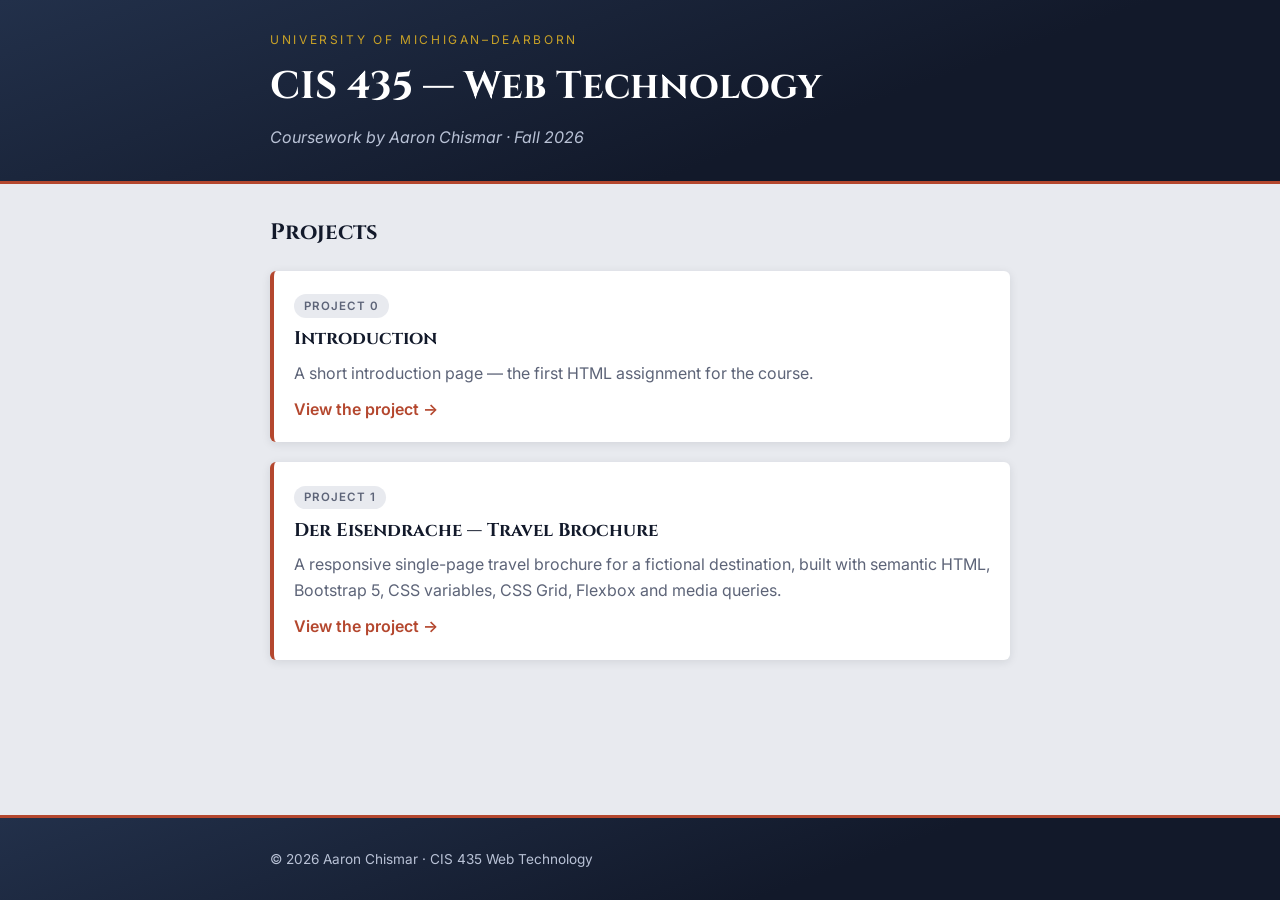
<file: index.html>
<!DOCTYPE html>
<html lang="en">
<head>
  <meta charset="UTF-8">
  <meta name="viewport" content="width=device-width, initial-scale=1.0">
  <meta name="description" content="CIS 435 Web Technology coursework by Aaron Chismar, University of Michigan-Dearborn.">
  <title>CIS 435 &mdash; Web Technology</title>
  <link rel="preconnect" href="https://fonts.googleapis.com">
  <link rel="preconnect" href="https://fonts.gstatic.com" crossorigin>
  <link rel="stylesheet" href="https://fonts.googleapis.com/css2?family=Cinzel:wght@500;700&family=Inter:wght@400;600&display=swap">
  <style>
    :root {
      --primary-color: #12192a;
      --primary-light: #22304a;
      --secondary-color: #e8eaef;
      --text-color: #1d2233;
      --accent-color: #b4472e;
      --accent-hover: #8e3320;
      --muted-color: #5d6478;
      --surface-color: #ffffff;
      --gold: #c9a227;
      --spacing: 1.25rem;
      --radius: 6px;
      --max-width: 780px;
      --transition: 0.22s ease;
      --font-display: "Cinzel", Georgia, serif;
      --font-body: "Inter", system-ui, -apple-system, "Segoe UI", Arial, sans-serif;
    }

    body {
      display: grid;
      grid-template-columns: minmax(0, 1fr);
      grid-template-rows: auto 1fr auto;
      min-height: 100vh;
      margin: 0;
      font-family: var(--font-body);
      line-height: 1.65;
      color: var(--text-color);
      background-color: var(--secondary-color);
    }

    header, footer {
      background-color: var(--primary-color);
      background-image: linear-gradient(160deg, var(--primary-light), var(--primary-color) 65%);
      color: var(--secondary-color);
    }

    header { border-bottom: 3px solid var(--accent-color); }
    footer { border-top: 3px solid var(--accent-color); }

    .wrap {
      width: 100%;
      max-width: var(--max-width);
      margin: 0 auto;
      padding: calc(var(--spacing) * 1.5) var(--spacing);
      box-sizing: border-box;
    }

    .eyebrow {
      margin: 0 0 0.35rem;
      font-size: 0.75rem;
      letter-spacing: 0.22em;
      text-transform: uppercase;
      color: var(--gold);
    }

    h1 {
      margin: 0;
      font-family: var(--font-display);
      font-size: 2.1rem;
      color: #ffffff;
    }

    .tagline {
      margin: 0.35rem 0 0;
      color: #b9c2d6;
      font-style: italic;
    }

    main { padding-block: calc(var(--spacing) * 1.5); }

    h2 {
      font-family: var(--font-display);
      font-size: 1.4rem;
      color: var(--primary-color);
      margin: 0 0 var(--spacing);
    }

    .project-list {
      list-style: none;
      margin: 0;
      padding: 0;
      display: grid;
      gap: var(--spacing);
    }

    .project-card {
      display: block;
      background-color: var(--surface-color);
      border-left: 4px solid var(--accent-color);
      border-radius: var(--radius);
      padding: var(--spacing);
      text-decoration: none;
      color: inherit;
      box-shadow: 0 2px 10px rgba(18, 25, 42, 0.10);
      transition: transform var(--transition), box-shadow var(--transition);
    }

    .project-card:hover,
    .project-card:focus-visible {
      transform: translateY(-4px);
      box-shadow: 0 10px 24px rgba(18, 25, 42, 0.18);
    }

    .project-card h3 {
      font-family: var(--font-display);
      font-size: 1.15rem;
      margin: 0 0 0.3rem;
      color: var(--primary-color);
    }

    .project-card p {
      margin: 0 0 0.6rem;
      color: var(--muted-color);
    }

    .project-num {
      display: inline-block;
      margin-bottom: 0.4rem;
      padding: 0.15rem 0.6rem;
      border-radius: 999px;
      background-color: var(--secondary-color);
      font-size: 0.72rem;
      font-weight: 600;
      letter-spacing: 0.1em;
      text-transform: uppercase;
      color: var(--muted-color);
    }

    .cta {
      font-weight: 600;
      color: var(--accent-color);
    }

    .project-card:hover .cta { color: var(--accent-hover); }

    footer p { margin: 0; font-size: 0.85rem; color: #b9c2d6; }

    @media (min-width: 769px) {
      h1 { font-size: 2.4rem; }
      main { padding-block: calc(var(--spacing) * 2.5); }
    }
  </style>
</head>
<body>

  <header>
    <div class="wrap">
      <p class="eyebrow">University of Michigan&ndash;Dearborn</p>
      <h1>CIS 435 &mdash; Web Technology</h1>
      <p class="tagline">Coursework by Aaron Chismar &middot; Fall 2026</p>
    </div>
  </header>

  <main class="wrap">
    <h2>Projects</h2>
    <ul class="project-list">
      <li>
        <a class="project-card" href="Project0.html">
          <span class="project-num">Project 0</span>
          <h3>Introduction</h3>
          <p>A short introduction page &mdash; the first HTML assignment for the course.</p>
          <span class="cta">View the project &rarr;</span>
        </a>
      </li>
      <li>
        <a class="project-card" href="Project1/index.html">
          <span class="project-num">Project 1</span>
          <h3>Der Eisendrache &mdash; Travel Brochure</h3>
          <p>
            A responsive single-page travel brochure for a fictional destination, built with
            semantic HTML, Bootstrap 5, CSS variables, CSS Grid, Flexbox and media queries.
          </p>
          <span class="cta">View the project &rarr;</span>
        </a>
      </li>
    </ul>
  </main>

  <footer>
    <div class="wrap">
      <p>&copy; 2026 Aaron Chismar &middot; CIS 435 Web Technology</p>
    </div>
  </footer>

</body>
</html>
</file>
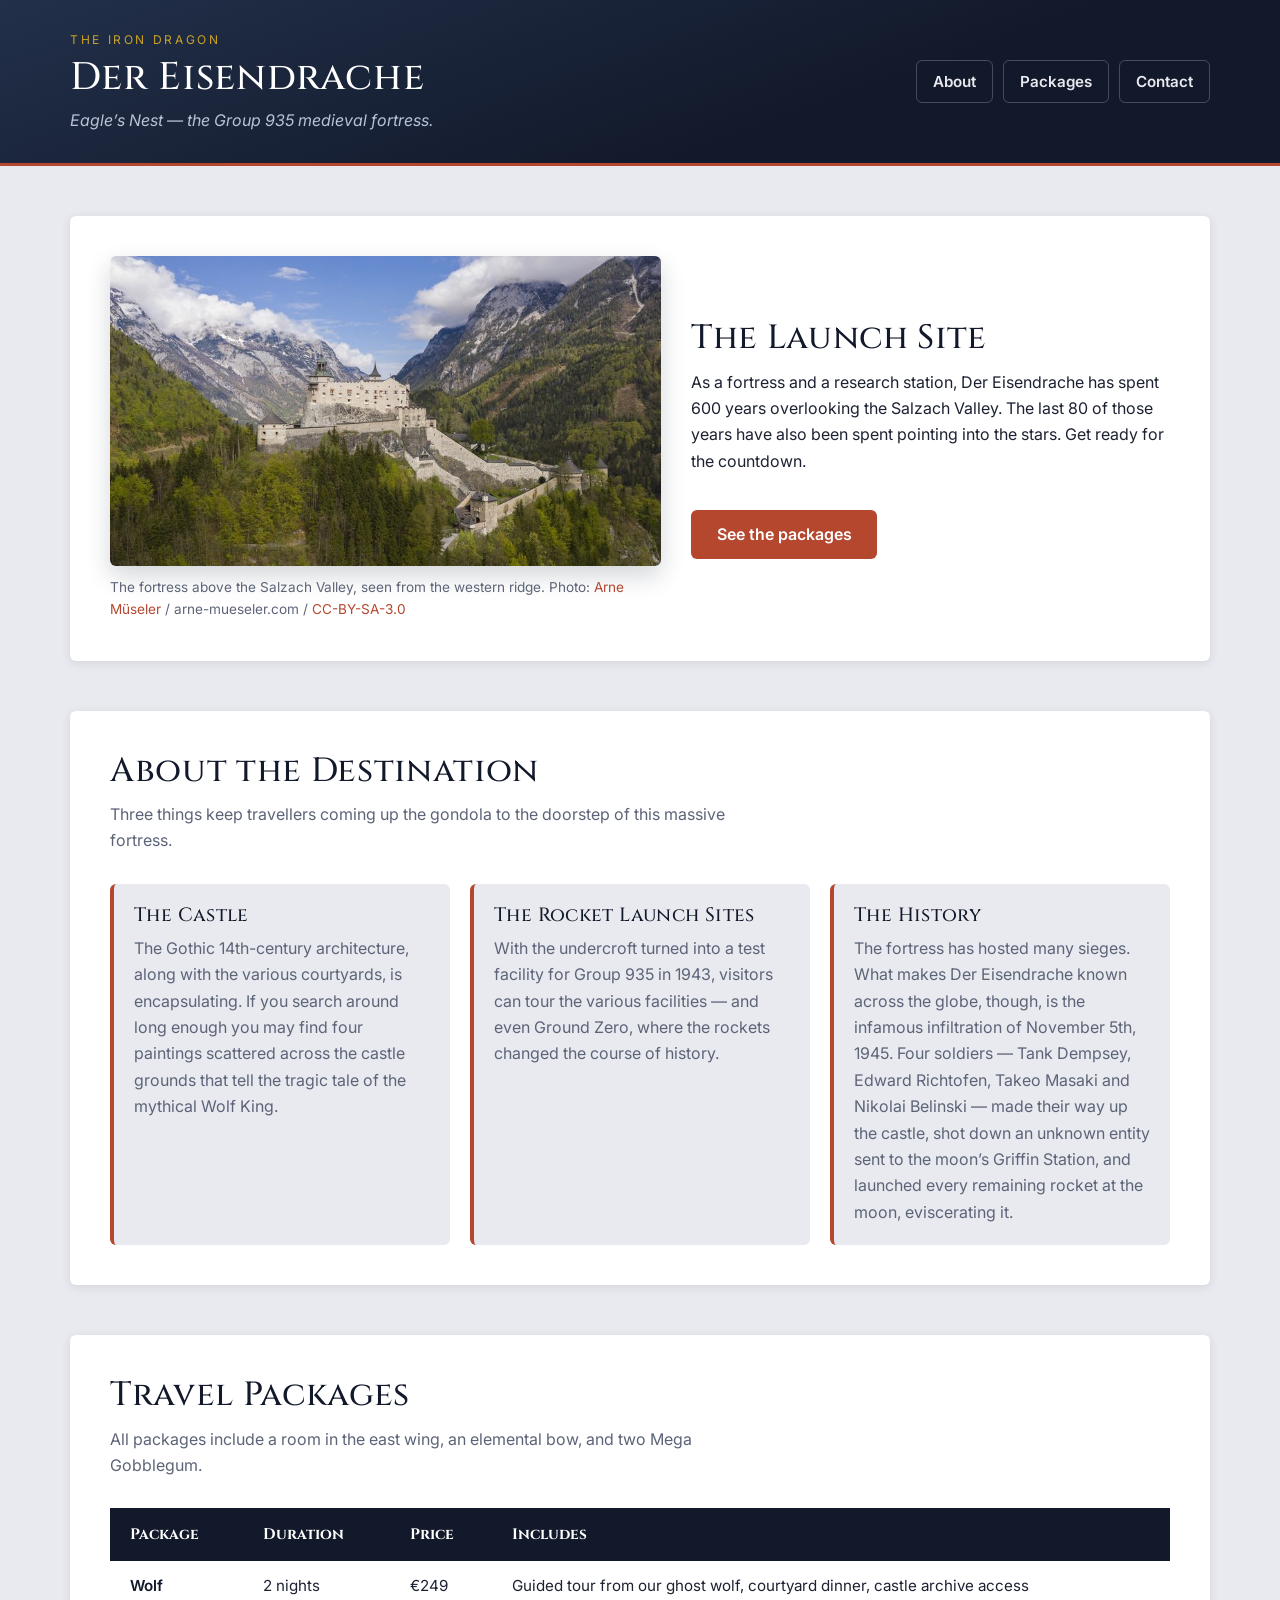
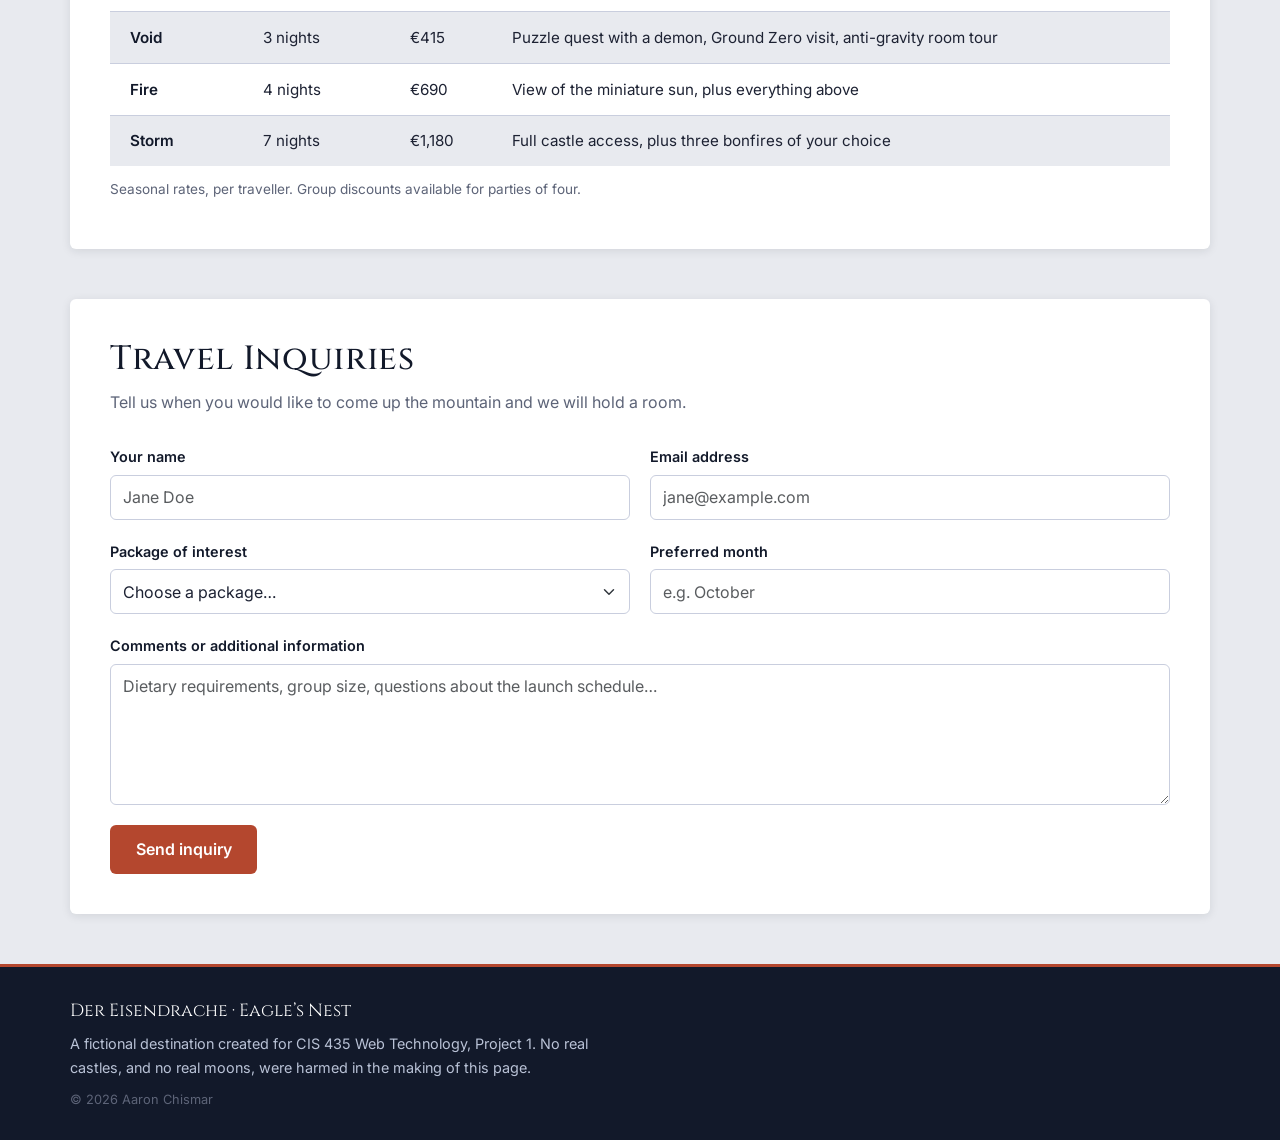
<file: Project1/index.html>
<!DOCTYPE html>
<html lang="en">
<head>
  <meta charset="UTF-8">
  <meta name="viewport" content="width=device-width, initial-scale=1.0">
  <meta name="description" content="Travel brochure for Der Eisendrache — the Group 935 fortress at Eagle's Nest.">
  <title>Der Eisendrache &mdash; Travel Brochure</title>

  <link rel="stylesheet" href="css/vendor/bootstrap.min.css">
  <link rel="preconnect" href="https://fonts.googleapis.com">
  <link rel="preconnect" href="https://fonts.gstatic.com" crossorigin>
  <link rel="stylesheet" href="https://fonts.googleapis.com/css2?family=Cinzel:wght@500;700&family=Inter:wght@400;600&display=swap">
  <link rel="stylesheet" href="css/style.css">
</head>

<body>

  <header id="site-header">
    <div class="header-inner">
      <div class="brand">
        <p class="eyebrow">The Iron Dragon</p>
        <h1>Der Eisendrache</h1>
        <p class="tagline">Eagle&rsquo;s Nest &mdash; the Group 935 medieval fortress.</p>
      </div>

      <nav id="main-nav" aria-label="Main navigation">
        <ul class="nav-list">
          <li><a href="#about">About</a></li>
          <li><a href="#packages">Packages</a></li>
          <li><a href="#contact">Contact</a></li>
        </ul>
      </nav>
    </div>
  </header>

  <main id="site-main">

    <section class="hero" aria-labelledby="hero-heading">
      <figure class="hero-figure">
        <img src="img/hohenwerfen-1600.jpg"
             srcset="img/hohenwerfen-800.jpg 800w,
                     img/hohenwerfen-1200.jpg 1200w,
                     img/hohenwerfen-1600.jpg 1600w,
                     img/hohenwerfen-2400.jpg 2400w"
             sizes="(min-width: 1024px) 620px, (min-width: 769px) 680px, calc(100vw - 2rem)"
             alt="The fortress of Der Eisendrache on its wooded spur, with snow-capped peaks rising behind it"
             class="hero-img" width="1600" height="899" loading="eager" decoding="async">
        <figcaption>
          The fortress above the Salzach Valley, seen from the western ridge.
          Photo: <a href="https://arne-mueseler.com" rel="noopener">Arne M&uuml;seler</a> /
          arne-mueseler.com /
          <a href="https://creativecommons.org/licenses/by-sa/3.0/" rel="license noopener">CC-BY-SA-3.0</a>
        </figcaption>
      </figure>

      <div class="hero-copy">
        <h2 id="hero-heading">The Launch Site</h2>
        <p>
          As a fortress and a research station, Der Eisendrache has spent 600 years
          overlooking the Salzach Valley. The last 80 of those years have also been spent
          pointing into the stars. Get ready for the countdown.
        </p>
        <a href="#packages" class="btn-primary-custom">See the packages</a>
      </div>
    </section>

    <section id="about" aria-labelledby="about-heading">
      <h2 id="about-heading">About the Destination</h2>
      <p class="section-lead">
        Three things keep travellers coming up the gondola to the doorstep of this massive fortress.
      </p>

      <div class="card-grid">
        <article class="info-card">
          <h3>The Castle</h3>
          <p>
            The Gothic 14th-century architecture, along with the various courtyards, is
            encapsulating. If you search around long enough you may find four paintings
            scattered across the castle grounds that tell the tragic tale of the mythical
            Wolf King.
          </p>
        </article>

        <article class="info-card">
          <h3>The Rocket Launch Sites</h3>
          <p>
            With the undercroft turned into a test facility for Group 935 in 1943, visitors
            can tour the various facilities &mdash; and even Ground Zero, where the rockets
            changed the course of history.
          </p>
        </article>

        <article class="info-card">
          <h3>The History</h3>
          <p>
            The fortress has hosted many sieges. What makes Der Eisendrache known across the
            globe, though, is the infamous infiltration of November 5th, 1945. Four soldiers
            &mdash; Tank Dempsey, Edward Richtofen, Takeo Masaki and Nikolai Belinski &mdash;
            made their way up the castle, shot down an unknown entity sent to the moon&rsquo;s
            Griffin Station, and launched every remaining rocket at the moon, eviscerating it.
          </p>
        </article>
      </div>
    </section>

    <section id="packages" aria-labelledby="packages-heading">
      <h2 id="packages-heading">Travel Packages</h2>
      <p class="section-lead">
        All packages include a room in the east wing, an elemental bow, and two Mega Gobblegum.
      </p>

      <div class="table-wrap">
        <table class="package-table">
          <caption>Seasonal rates, per traveller. Group discounts available for parties of four.</caption>
          <thead>
            <tr>
              <th scope="col">Package</th>
              <th scope="col">Duration</th>
              <th scope="col">Price</th>
              <th scope="col">Includes</th>
            </tr>
          </thead>
          <tbody>
            <tr>
              <th scope="row">Wolf</th>
              <td>2 nights</td>
              <td>&euro;249</td>
              <td>Guided tour from our ghost wolf, courtyard dinner, castle archive access</td>
            </tr>
            <tr>
              <th scope="row">Void</th>
              <td>3 nights</td>
              <td>&euro;415</td>
              <td>Puzzle quest with a demon, Ground Zero visit, anti-gravity room tour</td>
            </tr>
            <tr>
              <th scope="row">Fire</th>
              <td>4 nights</td>
              <td>&euro;690</td>
              <td>View of the miniature sun, plus everything above</td>
            </tr>
            <tr>
              <th scope="row">Storm</th>
              <td>7 nights</td>
              <td>&euro;1,180</td>
              <td>Full castle access, plus three bonfires of your choice</td>
            </tr>
          </tbody>
        </table>
      </div>
    </section>

    <section id="contact" aria-labelledby="contact-heading">
      <h2 id="contact-heading">Travel Inquiries</h2>
      <p class="section-lead">
        Tell us when you would like to come up the mountain and we will hold a room.
      </p>

      <form id="inquiry-form" class="inquiry-form" action="#" method="post">
        <div class="form-row">
          <div class="form-field">
            <label for="visitor-name">Your name</label>
            <input type="text" id="visitor-name" name="visitor-name"
                   class="form-control" placeholder="Jane Doe" required>
          </div>

          <div class="form-field">
            <label for="visitor-email">Email address</label>
            <input type="email" id="visitor-email" name="visitor-email"
                   class="form-control" placeholder="jane@example.com" required>
          </div>
        </div>

        <div class="form-row">
          <div class="form-field">
            <label for="package-choice">Package of interest</label>
            <select id="package-choice" name="package-choice" class="form-select">
              <option value="" selected>Choose a package&hellip;</option>
              <option value="wolf">Wolf &mdash; 2 nights</option>
              <option value="void">Void &mdash; 3 nights</option>
              <option value="fire">Fire &mdash; 4 nights</option>
              <option value="storm">Storm &mdash; 7 nights</option>
            </select>
          </div>

          <div class="form-field">
            <label for="travel-month">Preferred month</label>
            <input type="text" id="travel-month" name="travel-month"
                   class="form-control" placeholder="e.g. October">
          </div>
        </div>

        <div class="form-row">
          <div class="form-field form-field--full">
            <label for="visitor-comments">Comments or additional information</label>
            <textarea id="visitor-comments" name="visitor-comments" class="form-control"
                      rows="5" placeholder="Dietary requirements, group size, questions about the launch schedule&hellip;"></textarea>
          </div>
        </div>

        <button type="submit" class="btn-primary-custom">Send inquiry</button>
      </form>
    </section>

  </main>

  <footer id="site-footer">
    <div class="footer-inner">
      <p class="footer-brand">Der Eisendrache &middot; Eagle&rsquo;s Nest</p>
      <p class="footer-note">
        A fictional destination created for CIS 435 Web Technology, Project 1.
        No real castles, and no real moons, were harmed in the making of this page.
      </p>
      <p class="footer-legal">&copy; 2026 Aaron Chismar</p>
    </div>
  </footer>

</body>
</html>
</file>
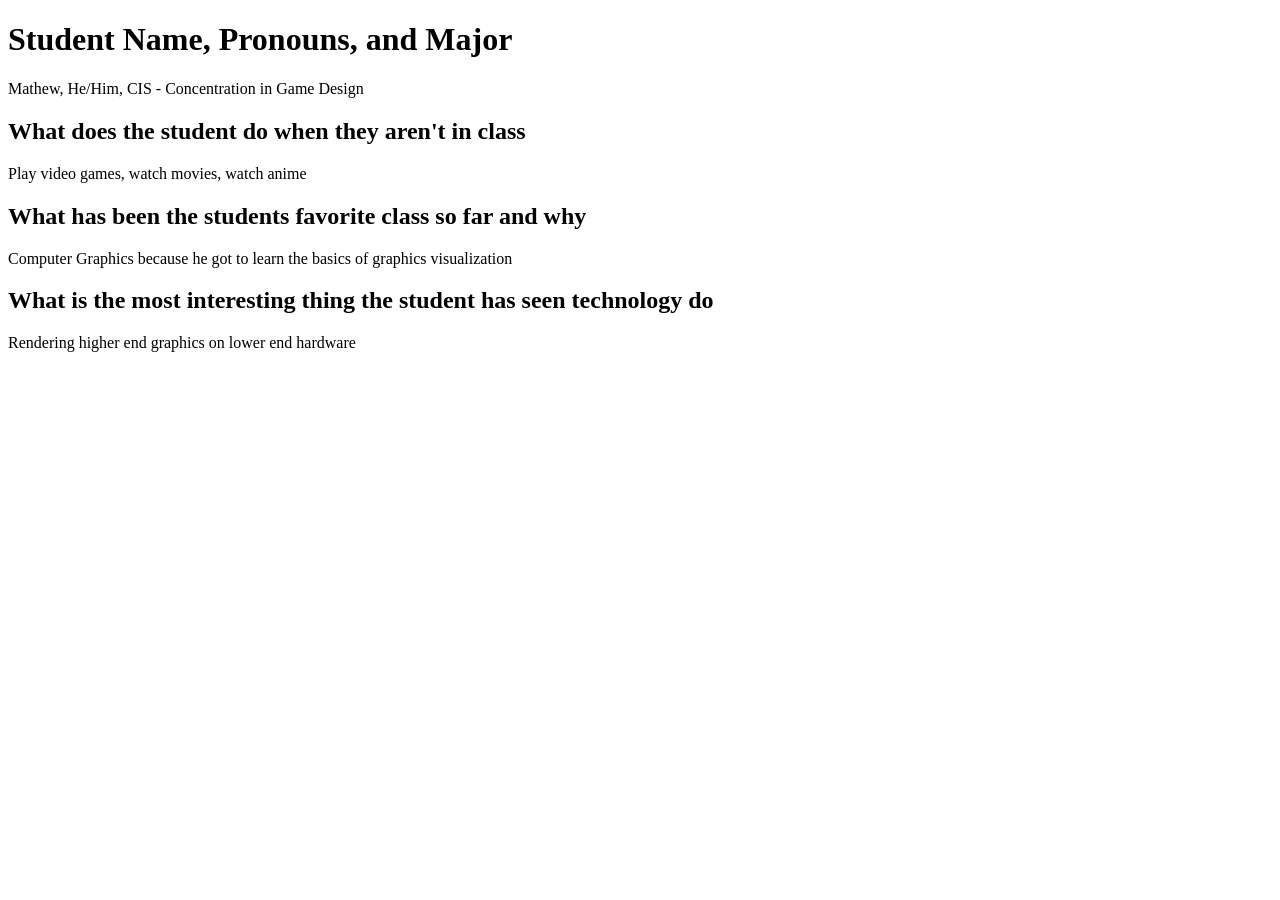
<file: Project0.html>
<!DOCTYPE html>
<html lang="en">
<head>
    <meta charset="UTF-8">
    <title>CIS 435 Project 0 Aaron Chismar</title>
</head>
<body>

<h1>Student Name, Pronouns, and Major</h1>
<p>Mathew, He/Him, CIS - Concentration in Game Design</p>

<h2>What does the student do when they aren't in class</h2>
<p>Play video games, watch movies, watch anime</p>

<h2>What has been the students favorite class so far and why</h2>
<p>Computer Graphics because he got to learn the basics of graphics visualization</p>

<h2>What is the most interesting thing the student has seen technology do</h2>
<p>Rendering higher end graphics on lower end hardware</p>

</body>
</html>
</file>
<file: Project1/css/style.css>
:root {
  --primary-color:   #12192a;
  --secondary-color: #e8eaef;
  --text-color:      #1d2233;
  --accent-color:    #b4472e;
  --spacing:         1.25rem;

  --primary-light:   #22304a;
  --accent-hover:    #8e3320;
  --muted-color:     #5d6478;
  --surface-color:   #ffffff;
  --border-color:    #c9cede;
  --gold:            #c9a227;

  --radius:          6px;
  --shadow:          0 2px 10px rgba(18, 25, 42, 0.10);
  --shadow-lifted:   0 10px 24px rgba(18, 25, 42, 0.18);
  --max-width:       1180px;
  --transition:      0.22s ease;

  --font-display:    "Cinzel", Georgia, "Times New Roman", serif;
  --font-body:       "Inter", system-ui, -apple-system, "Segoe UI", Arial, sans-serif;
}

body {
  font-family: var(--font-body);
  color: var(--text-color);
  background-color: var(--secondary-color);
  line-height: 1.65;
  margin: 0;
}

h1, h2, h3 {
  font-family: var(--font-display);
  letter-spacing: 0.02em;
  line-height: 1.2;
}

h2 {
  font-size: 1.9rem;
  margin-bottom: calc(var(--spacing) * 0.5);
  color: var(--primary-color);
}

h3 {
  font-size: 1.2rem;
  margin-bottom: calc(var(--spacing) * 0.4);
  color: var(--primary-color);
}

a {
  color: var(--accent-color);
  text-decoration: none;
  transition: color var(--transition);
}

a:hover,
a:focus-visible {
  color: var(--accent-hover);
  text-decoration: underline;
}

.section-lead {
  color: var(--muted-color);
  max-width: 62ch;
  margin-bottom: calc(var(--spacing) * 1.5);
}

/* minmax(0, 1fr) rather than 1fr: a grid track's automatic minimum is min-content,
   so the wide packages table would otherwise stretch the page and cause sideways
   scrolling on phones. */
body {
  display: grid;
  grid-template-columns: minmax(0, 1fr);
  grid-template-rows: auto 1fr auto;
  grid-template-areas:
    "header"
    "main"
    "footer";
  min-height: 100vh;
}

#site-header { grid-area: header; }
#site-main   { grid-area: main;   }
#site-footer { grid-area: footer; }

#site-main {
  display: grid;
  grid-template-columns: minmax(0, 1fr);
  row-gap: calc(var(--spacing) * 2.5);
  width: 100%;
  max-width: var(--max-width);
  margin: 0 auto;
  padding: calc(var(--spacing) * 2) var(--spacing);
  box-sizing: border-box;
}

#site-main > section {
  background-color: var(--surface-color);
  border-radius: var(--radius);
  box-shadow: var(--shadow);
  padding: calc(var(--spacing) * 1.5);
  min-width: 0;
}

#site-header {
  background-color: var(--primary-color);
  background-image: linear-gradient(160deg, var(--primary-light), var(--primary-color) 65%);
  color: var(--secondary-color);
  border-bottom: 3px solid var(--accent-color);
}

/* stretch, not flex-start, so the brand and nav stay inside the header on phones */
.header-inner {
  display: flex;
  flex-direction: column;
  gap: var(--spacing);
  align-items: stretch;
  max-width: var(--max-width);
  margin: 0 auto;
  padding: calc(var(--spacing) * 1.5) var(--spacing);
}

.brand {
  min-width: 0;
}

.eyebrow {
  font-size: 0.75rem;
  letter-spacing: 0.22em;
  text-transform: uppercase;
  color: var(--gold);
  margin: 0 0 0.35rem;
}

#site-header h1 {
  font-size: 2.4rem;
  margin: 0;
  color: #ffffff;
}

.tagline {
  margin: 0.35rem 0 0;
  color: #b9c2d6;
  font-style: italic;
}

.nav-list {
  display: flex;
  flex-wrap: wrap;
  gap: calc(var(--spacing) * 0.5);
  list-style: none;
  margin: 0;
  padding: 0;
}

.nav-list a {
  display: block;
  padding: 0.5rem 1rem;
  border: 1px solid rgba(255, 255, 255, 0.22);
  border-radius: var(--radius);
  color: var(--secondary-color);
  font-weight: 600;
  font-size: 0.95rem;
  transition: background-color var(--transition),
              border-color var(--transition),
              color var(--transition);
}

.nav-list a:hover,
.nav-list a:focus-visible {
  background-color: var(--accent-color);
  border-color: var(--accent-color);
  color: #ffffff;
  text-decoration: none;
}

.hero {
  display: grid;
  grid-template-columns: minmax(0, 1fr);
  gap: calc(var(--spacing) * 1.5);
  align-items: center;
}

.hero-figure {
  margin: 0;
}

.hero-img {
  display: block;
  width: 100%;
  max-width: 100%;
  height: auto;
  aspect-ratio: 16 / 9;
  object-fit: cover;
  border-radius: var(--radius);
  box-shadow: var(--shadow-lifted);
}

.hero-figure figcaption {
  margin-top: 0.6rem;
  font-size: 0.85rem;
  color: var(--muted-color);
}

.hero-copy h2 {
  margin-top: 0;
}

.btn-primary-custom {
  display: inline-block;
  margin-top: var(--spacing);
  padding: 0.7rem 1.6rem;
  background-color: var(--accent-color);
  color: #ffffff;
  font-weight: 600;
  border: none;
  border-radius: var(--radius);
  cursor: pointer;
  transition: background-color var(--transition),
              transform var(--transition),
              box-shadow var(--transition);
}

.btn-primary-custom:hover,
.btn-primary-custom:focus-visible {
  background-color: var(--accent-hover);
  color: #ffffff;
  text-decoration: none;
  transform: translateY(-2px);
  box-shadow: var(--shadow-lifted);
}

.btn-primary-custom:active {
  transform: translateY(0);
}

.card-grid {
  display: grid;
  grid-template-columns: minmax(0, 1fr);
  gap: var(--spacing);
}

.info-card {
  background-color: var(--secondary-color);
  border-left: 4px solid var(--accent-color);
  border-radius: var(--radius);
  padding: var(--spacing);
  transition: transform var(--transition), box-shadow var(--transition);
}

.info-card:hover {
  transform: translateY(-4px);
  box-shadow: var(--shadow-lifted);
}

.info-card p {
  margin-bottom: 0;
  color: var(--muted-color);
}

.table-wrap {
  overflow-x: auto;
}

.package-table {
  width: 100%;
  border-collapse: collapse;
  font-size: 0.95rem;
}

.package-table caption {
  caption-side: bottom;
  padding-top: 0.75rem;
  font-size: 0.85rem;
  color: var(--muted-color);
  text-align: left;
}

.package-table thead th {
  background-color: var(--primary-color);
  color: #ffffff;
  font-family: var(--font-display);
  text-align: left;
  padding: 0.85rem var(--spacing);
  white-space: nowrap;
}

.package-table tbody th,
.package-table tbody td {
  padding: 0.8rem var(--spacing);
  border-bottom: 1px solid var(--border-color);
  vertical-align: top;
}

.package-table tbody th {
  text-align: left;
  font-weight: 600;
  color: var(--primary-color);
}

.package-table tbody tr:nth-child(even) {
  background-color: var(--secondary-color);
}

.package-table tbody tr:hover {
  background-color: #f6ece9;
}

.package-table tbody tr:last-child th,
.package-table tbody tr:last-child td {
  border-bottom: none;
}

.inquiry-form {
  display: flex;
  flex-direction: column;
  gap: var(--spacing);
}

.form-row {
  display: flex;
  flex-wrap: wrap;
  gap: var(--spacing);
}

.form-field {
  display: flex;
  flex-direction: column;
  flex: 1 1 260px;
}

.form-field--full {
  flex-basis: 100%;
}

.form-field label {
  font-weight: 600;
  font-size: 0.9rem;
  margin-bottom: 0.35rem;
  color: var(--primary-color);
}

#inquiry-form .form-control,
#inquiry-form .form-select {
  border: 1px solid var(--border-color);
  border-radius: var(--radius);
  padding: 0.6rem 0.75rem;
  font-family: var(--font-body);
  color: var(--text-color);
  transition: border-color var(--transition), box-shadow var(--transition);
}

#inquiry-form .form-control:focus,
#inquiry-form .form-select:focus {
  border-color: var(--accent-color);
  box-shadow: 0 0 0 3px rgba(180, 71, 46, 0.18);
  outline: none;
}

#inquiry-form textarea {
  resize: vertical;
}

#inquiry-form .btn-primary-custom {
  align-self: flex-start;
  margin-top: 0;
}

#site-footer {
  background-color: var(--primary-color);
  color: #b9c2d6;
  border-top: 3px solid var(--accent-color);
}

.footer-inner {
  max-width: var(--max-width);
  margin: 0 auto;
  padding: calc(var(--spacing) * 1.5) var(--spacing);
}

.footer-brand {
  font-family: var(--font-display);
  color: #ffffff;
  font-size: 1.1rem;
  margin: 0 0 0.4rem;
}

.footer-note {
  max-width: 60ch;
  font-size: 0.9rem;
  margin: 0 0 0.6rem;
}

.footer-legal {
  font-size: 0.8rem;
  color: var(--muted-color);
  margin: 0;
}

/* The rules above are the small-screen layout: everything is already one column. */

/* Small screens — phones, <= 768px */
@media (max-width: 768px) {
  :root {
    --spacing: 1rem;
  }

  #site-header h1 { font-size: 1.9rem; }
  h2              { font-size: 1.5rem; }

  .nav-list {
    width: 100%;
  }

  .nav-list li {
    flex: 1 1 auto;
  }

  .nav-list a {
    text-align: center;
  }

  .form-field {
    flex-basis: 100%;
  }

  .btn-primary-custom {
    width: 100%;
    text-align: center;
  }

  #inquiry-form .btn-primary-custom {
    align-self: stretch;
  }
}

/* Medium screens — tablets, 769px to 1023px */
@media (min-width: 769px) and (max-width: 1023px) {
  :root {
    --spacing: 1.15rem;
  }

  .header-inner {
    flex-direction: row;
    align-items: flex-end;
    justify-content: space-between;
  }

  .card-grid {
    grid-template-columns: repeat(2, minmax(0, 1fr));
  }

  .hero-figure {
    max-width: 680px;
    margin-inline: auto;
  }

  #site-main {
    padding-inline: calc(var(--spacing) * 1.5);
  }
}

/* Large screens — desktops, >= 1024px */
@media (min-width: 1024px) {
  .header-inner {
    flex-direction: row;
    align-items: center;
    justify-content: space-between;
  }

  .hero {
    grid-template-columns: minmax(0, 1.15fr) minmax(0, 1fr);
  }

  .card-grid {
    grid-template-columns: repeat(3, minmax(0, 1fr));
  }

  #site-main {
    padding: calc(var(--spacing) * 2.5) var(--spacing);
  }

  #site-main > section {
    padding: calc(var(--spacing) * 2);
  }

  h2 {
    font-size: 2.1rem;
  }
}
</file>
